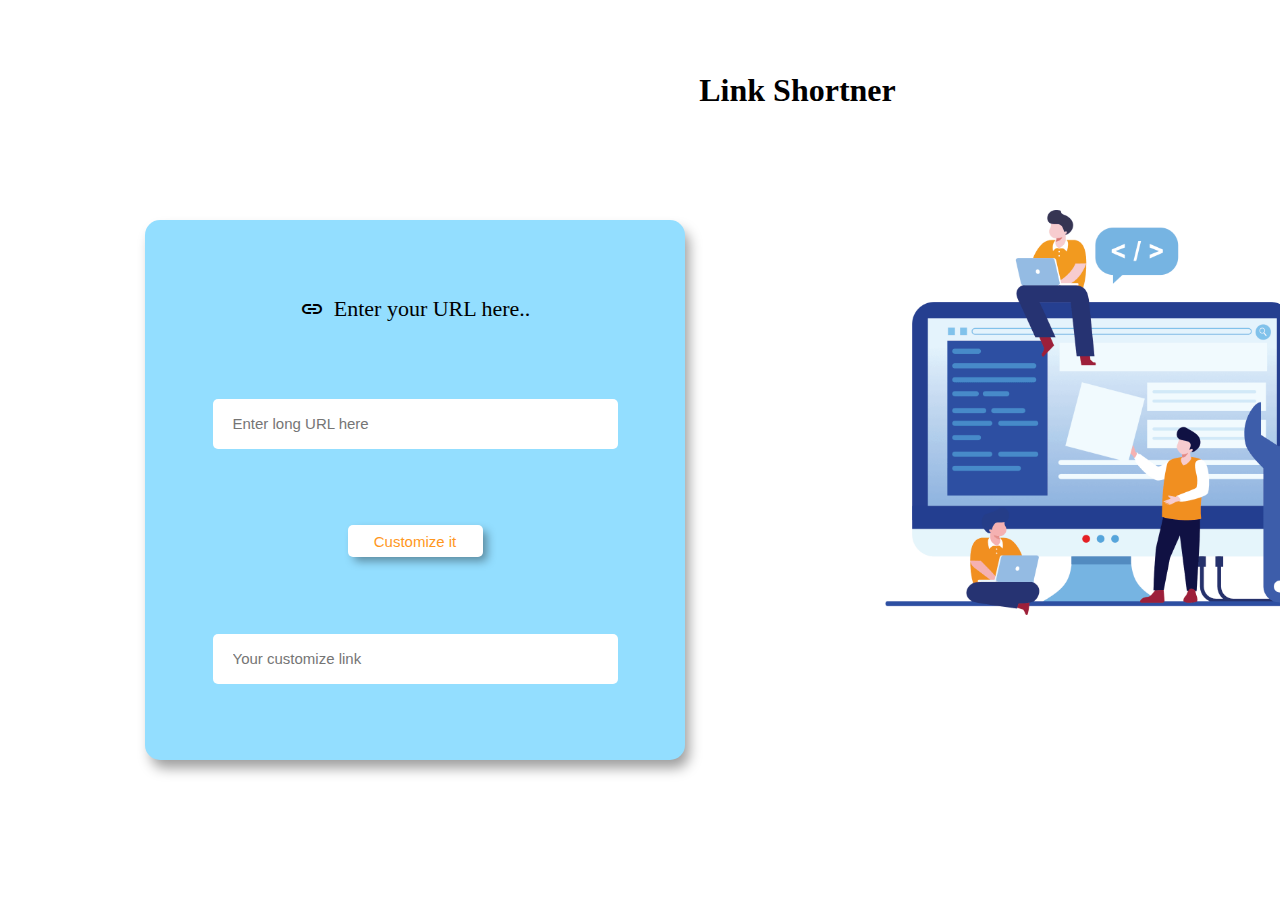
<file: Link shortner/index.html>
<html lang="en">
<head>
    <meta charset="UTF-8">
    <meta name="viewport" content="width=device-width, initial-scale=1.0">
    <title>Link Shortner</title>
    <link rel="stylesheet" href="style.css">
    <link rel="icon" href="./logo.png">
    <link rel="stylesheet" href="https://fonts.googleapis.com/css2?family=Material+Symbols+Outlined:opsz,wght,FILL,GRAD@20..48,100..700,0..1,-50..200" />   
    
    
</head>
<body>
        <div class="bigcontainer"></div>
    <div class="nav">
        <h1>Link Shortner</h1>
    </div>

    <div class="container">
        <div class="box1">
           
           <div class="heading">
            <div class="icon"><span class="material-symbols-outlined">  link</span></div>
              
                <div class="title">Enter your URL here..</div>
           </div>
        
            <input id = "longURL" type="text"placeholder= "Enter long URL here">
            <button id="shorten">Customize it</button>
            <input id="shortURL" type="text"placeholder= "Your customize link">
        </div>
        <div class="box2">
            
        </div>
    </div>
</div>

    <script src="script.js"></script>

    
</body>
</html>
</file>
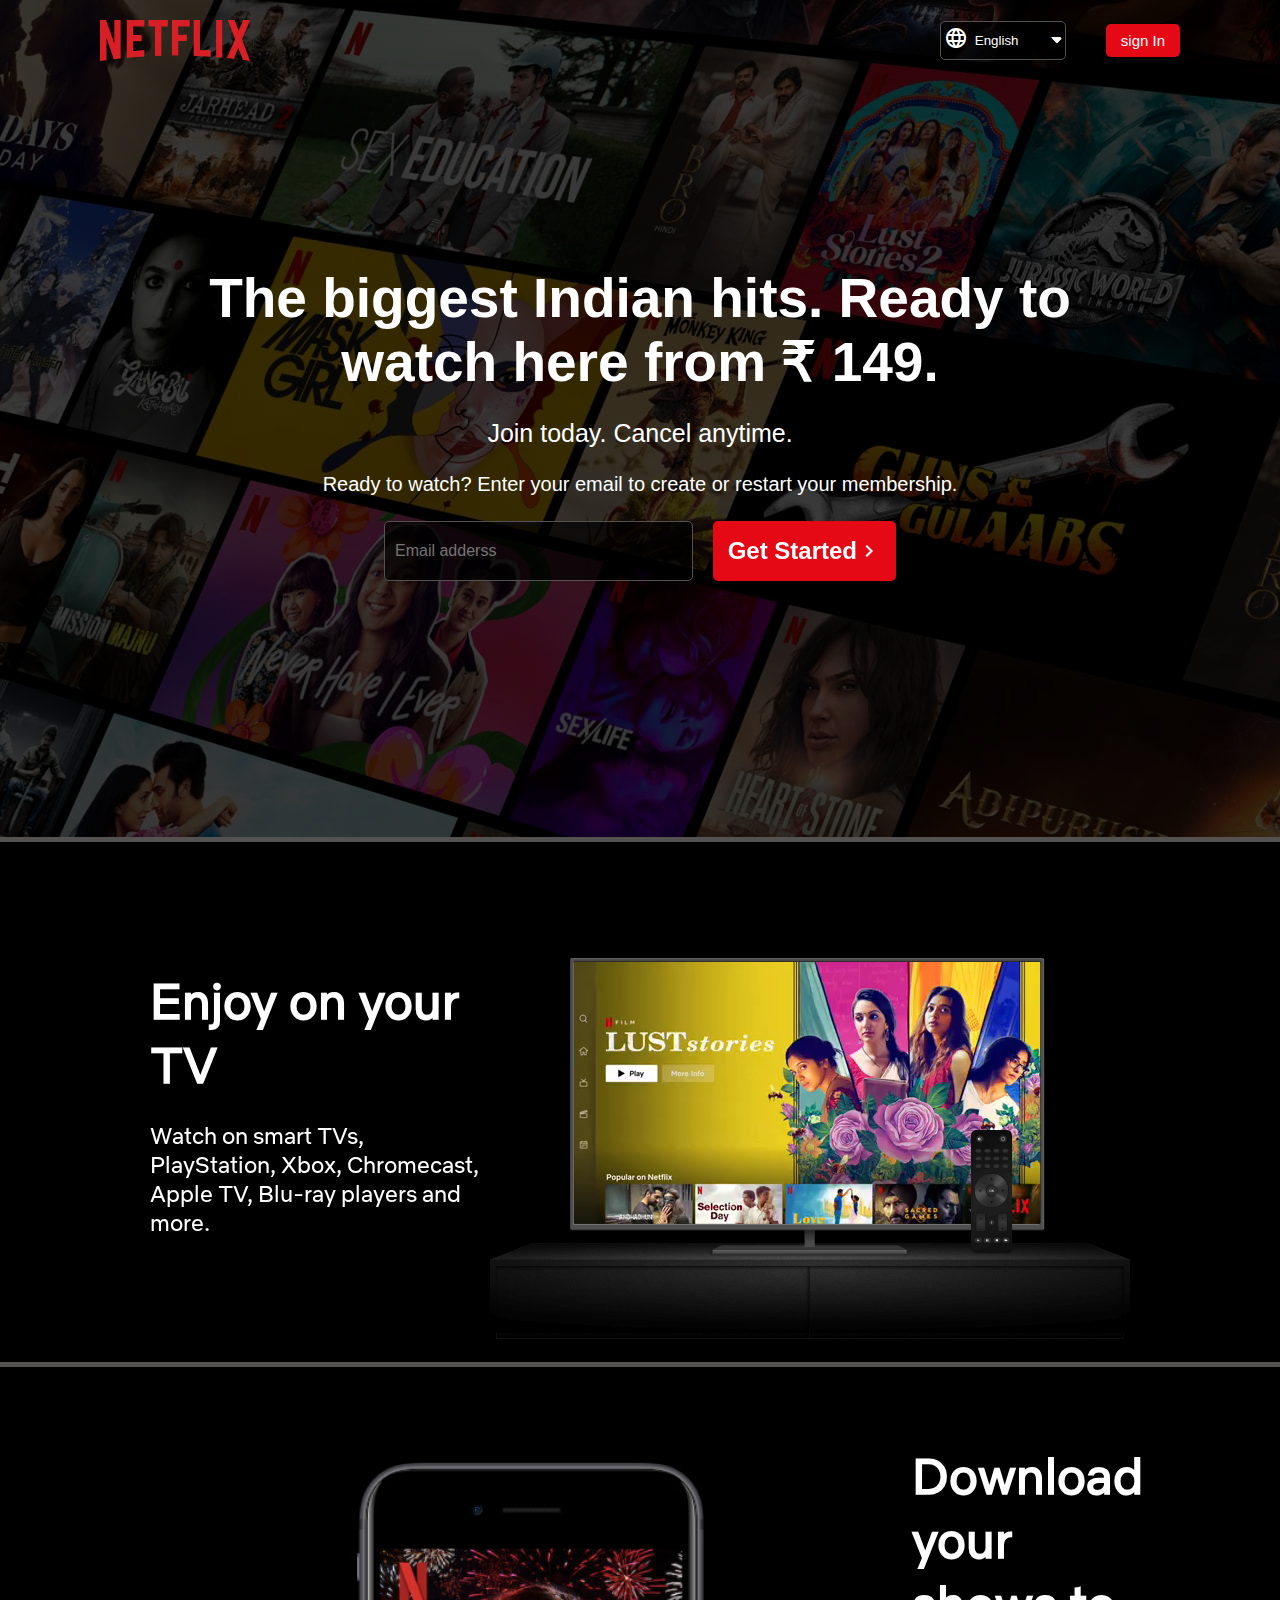
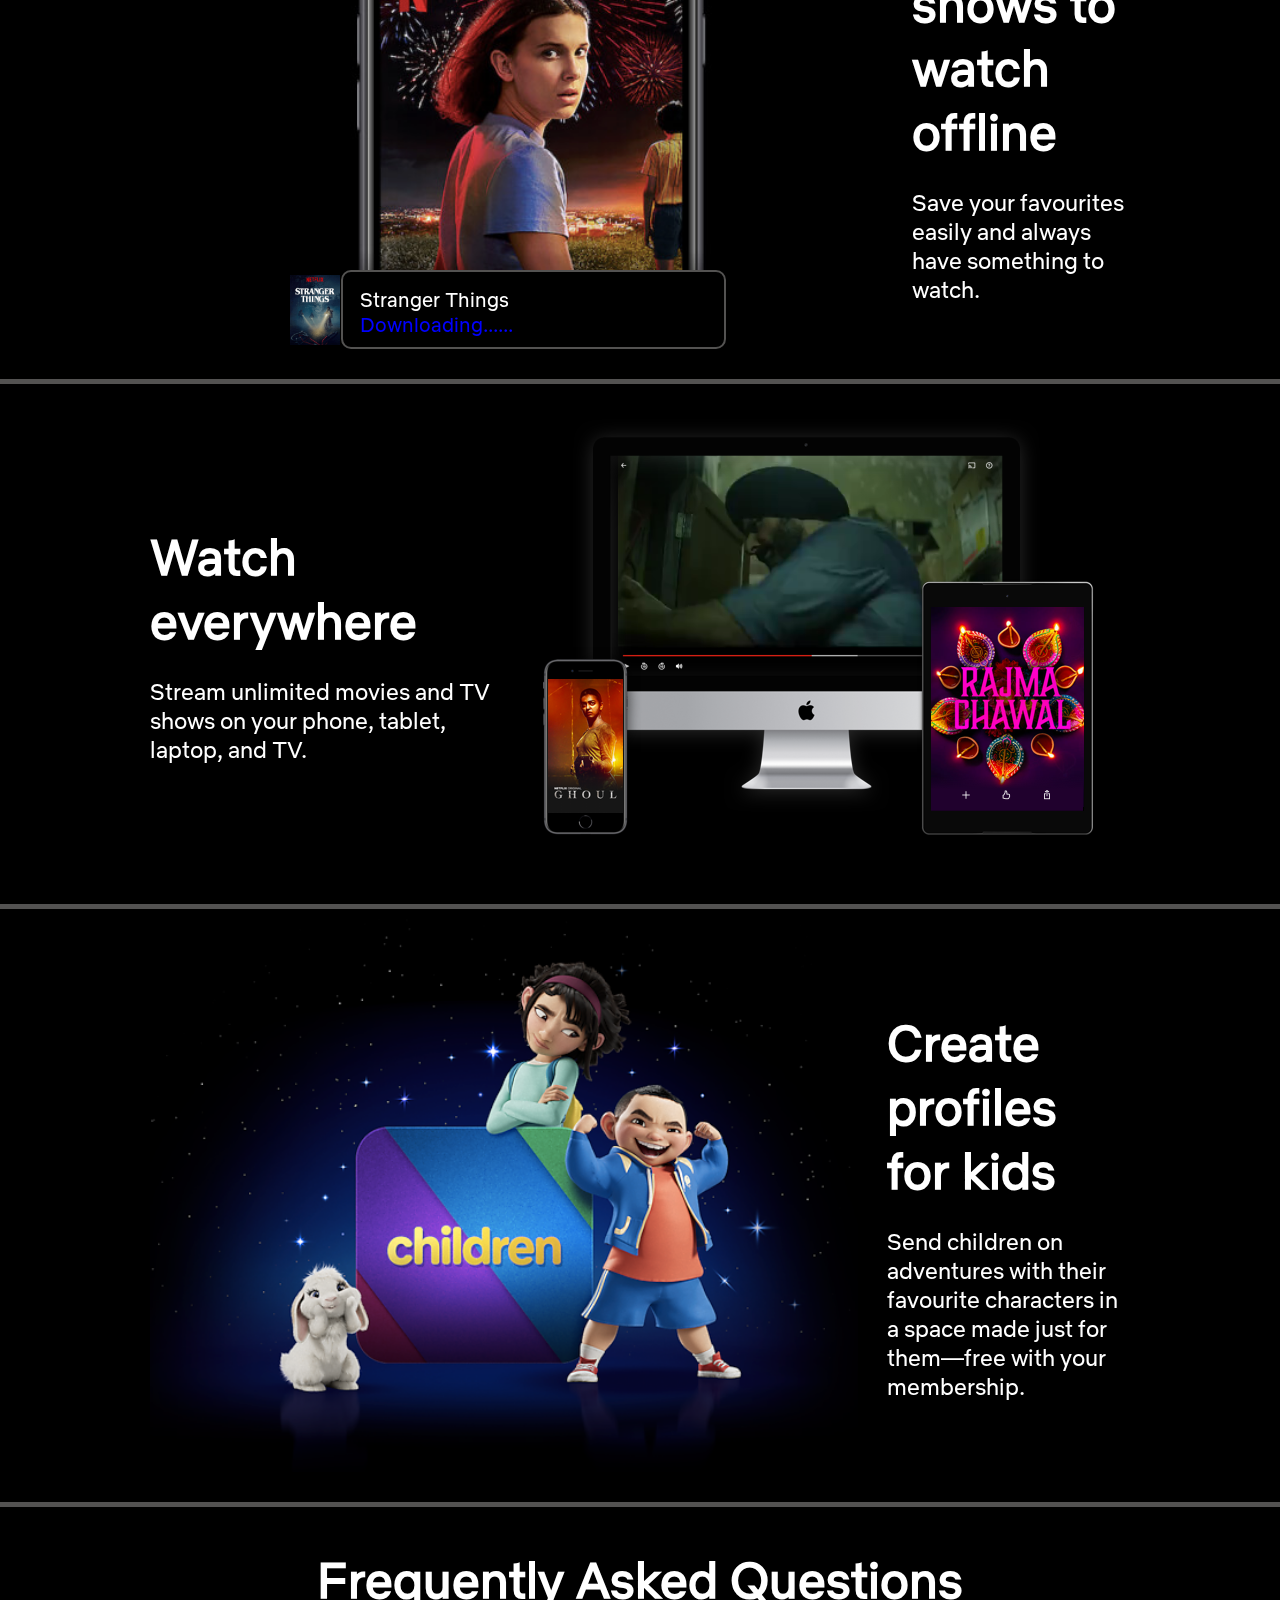
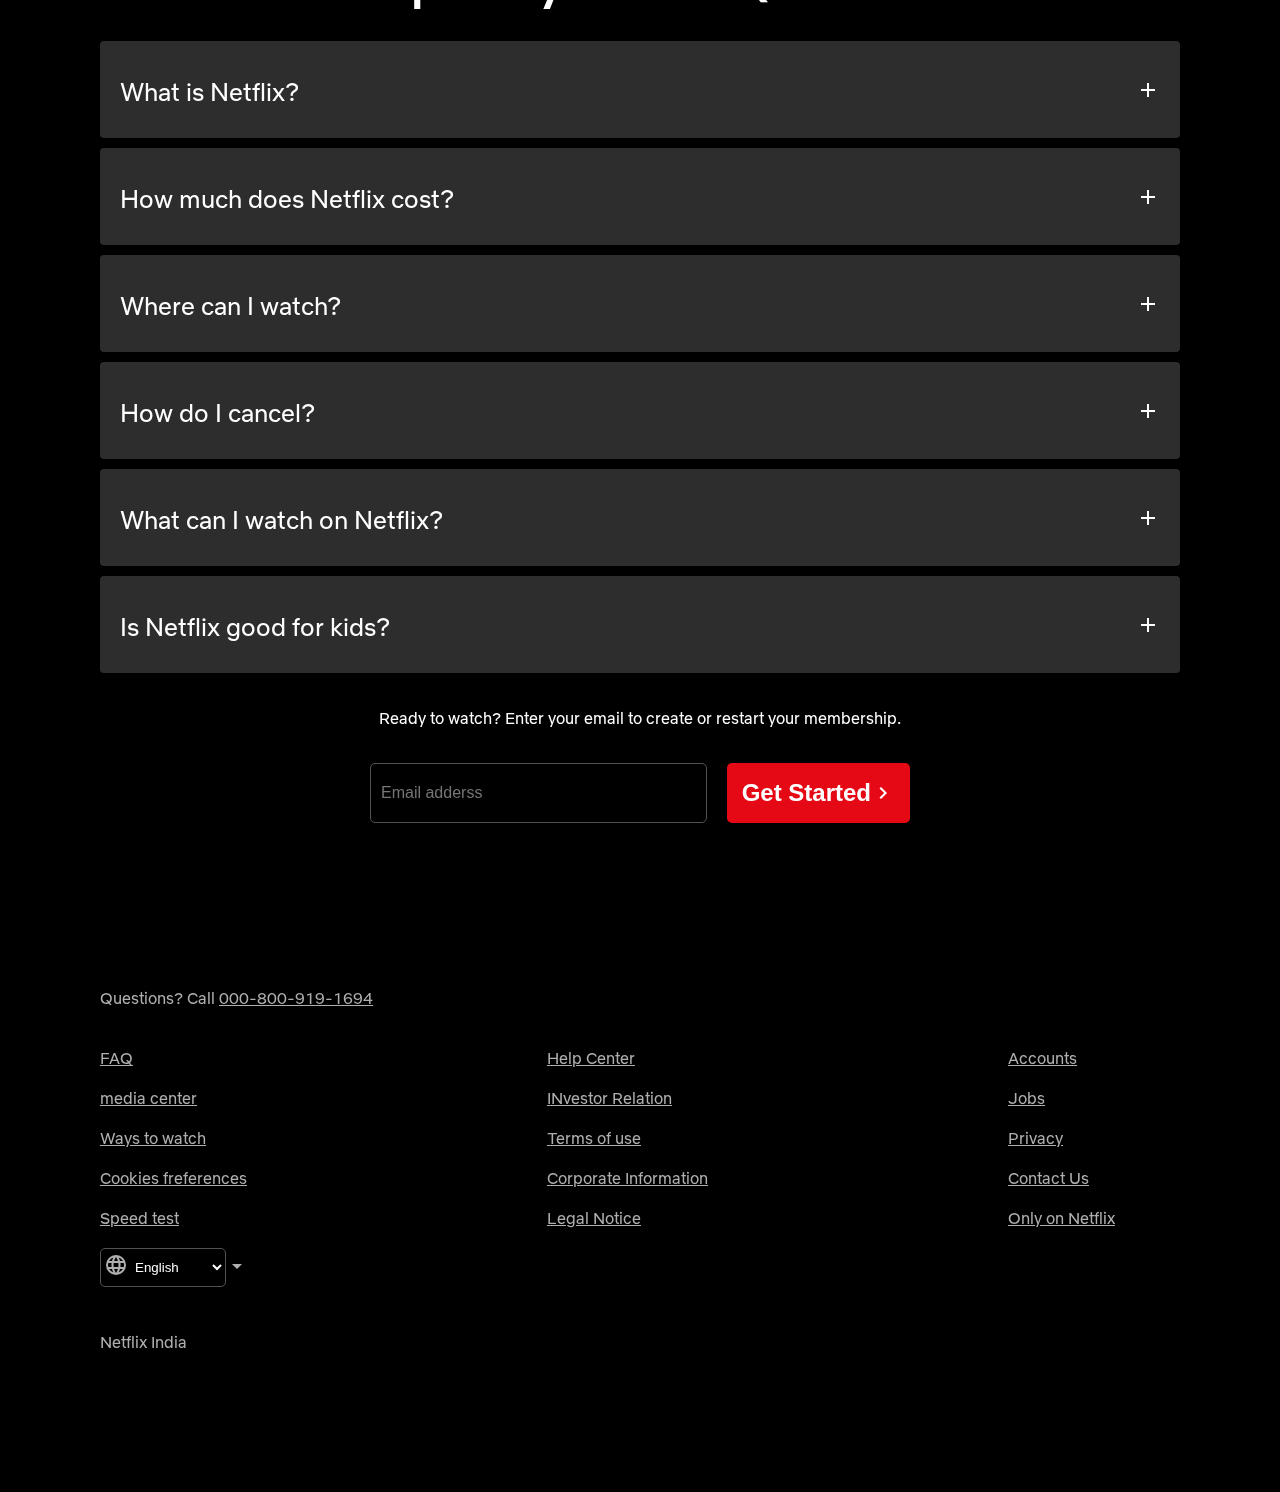
<file: Netflix clone/index.html>
<html lang="en">
<head>
    <meta charset="UTF-8">
    <meta name="viewport" content="width=device-width, initial-scale=1.0">
    <title>Netflix India - Watch TV Shows Online, Watch Movies Online</title>
    <link rel="stylesheet" href="style.css">
    <link href="https://fonts.googleapis.com/icon?family=Material+Icons"
      rel="stylesheet">
    <link rel="shortcut icon" href="/images/netflix_logo_icon.png" type="image/x-icon">
</head>
<body>
    <header class="top-header">
        <div class="container">
            <nav class="navbar">
                <img src="./images/logo.png" alt="netflix-logo" width="150" fill="#e50815">

                <div class="right-half">
                    <div class="dropdown-container">
                    <span class="material-icons language">
                        language
                        </span>
                    <select class="language-picker">
                        <option>English</option>
                        <option>Hindi</option>
                    </select>
                    <span class="material-icons drop-down">
                        arrow_drop_down
                        </span>
                    </div>
                    <button class="btn">sign In</button>
            </div>
            </nav>

                <div class="content">
                    <h1>The biggest Indian hits. Ready to watch here from ₹ 149.</h1>
                    <h2>Join today. Cancel anytime.</h2>
                    <P>Ready to watch? Enter your email to create or restart your membership.</P>
                    <div class="email-container">
                        <input placeholder="Email adderss">
                        <button class="btn get-started-btn">Get Started <span class="material-icons">chevron_right</span></button>
                    </div>


                </div>
            </div>
        </div>
    </header>

    <!-- Mid section -->

    <section class="body-section">
        <div class="left-item">
            <h1>Enjoy on your TV</h1>
            <p>Watch on smart TVs, PlayStation, Xbox, Chromecast,
                 Apple TV, Blu-ray players and more.</p>
        </div>

        <div class="right-item">
            <img src="./images/tv.png" alt="">
            <video muted loop autoplay>
                <source src="./images/one.m4v">
            </video>
        </div>
    </section>
    
    <section class="body-section">
        <div class="left-item static-left-item">
            <img src="./images/net-2nd.png" alt="">
            <div class="layout">
                <img src="./images/boxshot.png" alt="">
                <p><b>Stranger Things </b><span class="download">Downloading......
                    <span class="material-icons">downloading
                    </span></span></p>
            </div>
        </div>

        <div class="right-item">
            <h1>Download your shows to watch offline</h1>
            <p>Save your favourites easily and always have something to watch.</p>
        </div>
    </section>

    <section class="body-section">
        <div class="left-item">
            <h1>Watch everywhere</h1>
            <p>Stream unlimited movies and TV shows on your phone,
                 tablet, laptop, and TV.</p>
        </div>

        <div class="right-item">
            <img src="./images/net-3rd.png" alt="">
            <video muted loop autoplay width="400" style="top: 30px; left:20%">
                <source src="./images/two.m4v">
            </video>
        </div>
    </section>

    <section class="body-section">
        <div class="left-item static-left-item">
            <img src="./images/net-4th.png" alt="">
            </div>
        </div>

        <div class="right-item">
            <h1>Create profiles for kids</h1>
            <p>Send children on adventures with their favourite characters
                 in a space made just for them—free with your membership.</p>
        </div>
    </section>

    <section class="faq-container">
        <h1>Frequently Asked Questions</h1>
        <div class="faq">
            <p>What is Netflix?</p>
            <span class="material-icons">add</span>
        </div>

        <div class="faq">
            <p>How much does Netflix cost?</p>
            <span class="material-icons">add</span>
        </div>

        <div class="faq">
            <p>Where can I watch?</p>
            <span class="material-icons">add</span>
        </div>

        <div class="faq">
            <p>How do I cancel?</p>
            <span class="material-icons">add</span>
        </div>

        <div class="faq">
            <p>What can I watch on Netflix?</p>
            <span class="material-icons">add</span>
        </div>

        <div class="faq">
            <p>Is Netflix good for kids?</p>
            <span class="material-icons">add</span>
        </div>

        <p>Ready to watch? Enter your email to create or restart your membership.</p>

        <div class="email-container">
            <input placeholder="Email adderss">
            <button class="btn get-started-btn">Get Started <span class="material-icons">chevron_right</span></button>
        </div>
    </section>


    <!-- Footer -->
    <footer class="footer-container">
        <p>Questions? Call <a href="">000-800-919-1694</a></p>

        <div class="links-container">
            <div class="links-item">
                <a href="#">FAQ</a>
                <a href="#">media center</a>
                <a href="#">Ways to watch</a>
                <a href="#">Cookies freferences</a>
                <a href="#">Speed test</a>

                <div class="dropdown-container">
                    <span class="material-icons language">
                        language
                        </span>
                    <select class="language-picker">
                        <option>English</option>
                        <option>Hindi</option>
                    </select>
                    <span class="material-icons drop-down">
                        arrow_drop_down
                        </span>
                    </div>
                <p>Netflix India</p>    
            </div>
            <div class="links-item">
                <a href="#">Help Center</a>
                <a href="#">INvestor Relation</a>
                <a href="#">Terms of use</a>
                <a href="#">Corporate Information</a>
                <a href="#">Legal Notice</a>
            </div>

            <div class="links-item">
                <a href="#">Accounts</a>
                <a href="#">Jobs</a>
                <a href="#">Privacy</a>
                <a href="#">Contact Us </a>
                <a href="#">Only on Netflix</a>
            </div>
        </div>
    </footer>
</body>
</html>

<!-- End  -->
</file>
<file: Link shortner/style.css>
*{
    margin: 0;
    padding: 0;
    box-sizing: border-box;
    /* background-color: #F5F5F5; */
    outline: none;
    
}



.nav{
    width: 1535px;
    height: 20vh;
    display: flex;
    justify-content: center;
    align-items: center;
    padding-left: 60px;
    background-color: #FFFFFF;
}

.container{
    width:1535px;
    height: 80vh;
    display: flex;
    justify-content: space-evenly;
    background-color: #FFFFFF;


}

.box1{
    width: 60vh;
    height: 60vh;
    margin: 40px;
    background-color: #93DEFF;
    box-shadow: 5px 9px 13px -1px rgba(0,0,0,0.39);
    display: flex;
    flex-direction: column;
    justify-content: space-evenly;
    align-items: center;
    border-radius: 15px;
}

p{
    font-size: 24px;
    font-weight: bold;
}


.box2{
    width: 60vh;
    height: 60vh;
    margin: 30px;
    background-image: url(./custom-code1.png);
    background-size: contain;
    border: none;
    background-repeat: no-repeat;
}

input{
    width: 45vh;
    height: 50px;
    padding-left: 10px;
    border: none;
    border-radius: 5px;
}


#shorten{
    width: 15vh;
    height: 32px;
    border: 5px #FF971D;
    border-radius: 5px;
    padding: 5px;
    color: #FF971D;
    background-color: #FFFFFF;
    cursor: pointer;
    font-size: 15px;
    box-shadow: 5px 5px 10px -1px rgba(0,0,0,0.39);
    transition: all ease 0.6s;
}

#shorten:hover{
    background-color: #FF971D;
    color: #FFFFFF  ;
}

#longURL{
    font-size: 15px;
    padding-left: 20px;
}

#shortURL{
    font-size: 15px;
    padding-left: 20px;

}

/* span{
    background-color: red;
    padding: 10px 5px;
} */

.heading{
    /* background-color: red; */
    display: flex;
    align-items: center;

}


.title{
    font-size: 22px;
    font-weight: 500;
    margin-left: 10px;
}
</file>
<file: Netflix clone/style.css>
@font-face{
    font-family: netflix-sans-regular;
    src: url(./fonts/NetflixSans-Regular.woff2);
}

*{
    margin: 0;
    padding: 0;
}

html{
    color: #fff;
    font-family: netflix-sans-regular ;
    background-color: #000;
    
}

.top-header , .body-section{
    border-bottom: 5px solid #535251;
}
.top-header{
    height: 93vh;
    background-image: url(./images/Header-img.jpg);
    background-position: center;
    background-repeat: no-repeat;
    /* background-size: cover; */
}

.container{
    height: 100%;
    background-color: rgba(0, 0, 0, 0.7);
}


.dropdown-container{
    position: relative;
}

.btn{
    background-color: #e50815;
    padding: 8px 15px;
    border: none;
    border-radius: 5px;
    color: #fff;
    cursor: pointer;
    font-family: Arial, Helvetica, sans-serif;
    font-size: 15px;
    font-weight: 500;
}

.btn:hover{
    background-color: #991b23 ;
}
.language-picker{
    padding: 10px 30px;
    background-color: rgba(0, 0, 0, 0.7);
    color: #fff;
    border: 1px solid #535251;
    border-radius: 5px;
}

.language{
    left: 4px;
}
.language , .drop-down{
    position: absolute;
    top: 5px;

}

.drop-down{
    right: -2px;
    top: 6px;
}

.navbar{
    margin: 0px 100px;
    padding-top: 20px;
    display: flex;
    justify-content: space-between;
    /* align-items: center; */
}

.right-half{
    /* border: 2px solid red; */
    display: flex;
    gap: 40px;
    align-items: center;
    /* justify-content: space-between; */
}



/* (A) contents */



.content{
    /* border:  2px solid red; */
    margin: 20vh auto;
    width: 80%;
    height: 50%;
    text-align: center;
    display: flex;
    flex-direction: column;
    align-items: center;
}

.content h1,h2,p{
    margin-top: 25px;
}

.content h1{
    font-size: 55px;
    font-family: Arial, Helvetica, sans-serif;
    font-weight: bolder;
}

.content h2{
    font-family: Arial, Helvetica, sans-serif;
    font-size: 25px;
    font-weight: 100;
}

.content p{
    font-family: Arial, Helvetica, sans-serif;
    font-size: 20px;
    font-weight: 100;
}

.email-container{
    width: 50%;
    height: 60px;
    /* border: 2px solid blue; */
    display: flex;
    justify-content: center;
    gap: 20px;
    margin-top: 25px;
}

.email-container > input{
    flex-grow: 1;
    background-color: rgba(0, 0, 0, 0.7);   
    border: 1px solid #535251;
    padding: 0px 10px;
    border-radius: 5px;
    font-size: 16px;
    color: #fff;
}

.get-started-btn{
    display: flex;
    align-items: center;
    font-family: Arial, Helvetica, sans-serif;
    font-size: 24px;
    font-weight: bold;
}


/* (B) parts */

.body-section{
    /* border: 2px solid red; */
    display: flex;
    align-items: center;
    padding: 20px 150px;
}

.left-item h1, .right-item h1{
    /* border: 2px solid orange; */
    font-size: 50px;
    font-weight: bold;
    margin-bottom: 20px;   
}

.left-item p ,.right-item p{
    font-size: 23px;
    font-weight: 300;
}

.right-item{
    /* border: 2px solid blue; */
    position: relative;
}

.right-item > video{
    position: absolute;
    left: 80px;
    top: 20%;
    z-index: -1;
}

.layout{
    border: 2px solid #535251;
    border-radius: 10px;
    width: 50%;
    position: absolute;
    bottom: 0;
    left: 25%;
    display: flex;
    justify-content: center;
    align-items: center;
    gap: 20px;
    background-color: #000;
}

.layout p{
    font-size: 20px;
    display: flex;
    flex-direction: column;
    position: relative;
    bottom: 10px;
}

.layout p span{
    color: blue;
}
.layout img{
    width: 50px;
}

.static-left-item{
    /* border: 2px solid blue; */
    position: relative;
    bottom: 10px;
}

.download{
    display: flex;
}

.faq-container{
    padding: 40px 100px;
    display: flex;
    flex-direction: column;
    align-items: center;
    gap: 10px;

}

.faq-container > h1{
    font-size: 50px;
    margin-bottom: 20px;
}

.faq{
    /* border:  2px solid red; */
    display: flex;
    justify-content: space-between;
    align-self: stretch;
    align-items: center;
    padding: 20px;
    background-color: #2D2D2D;
    border-radius: 4px;
    transition-duration: 0.5s;
}

.faq:hover{
    background-color: #535251;
}

.faq  p { 
    text-align: center;
    position: relative;
    bottom: 10px;
    font-size: 25px;
}

/* footer */

.footer-container{
    padding: 100px;
}

.footer-container, .footer-container a{
    color: #afafaf;
}

.links-container{
    /* border: 2px solid red; */
    display: flex;
    gap: 300px;
    justify-content: flex-start;
    padding: 40px 0;
}

.links-item{
    /* border: 2px solid blue; */
    display: flex;

    flex-direction: column;
    gap: 20px;
}

/* End */
</file>
